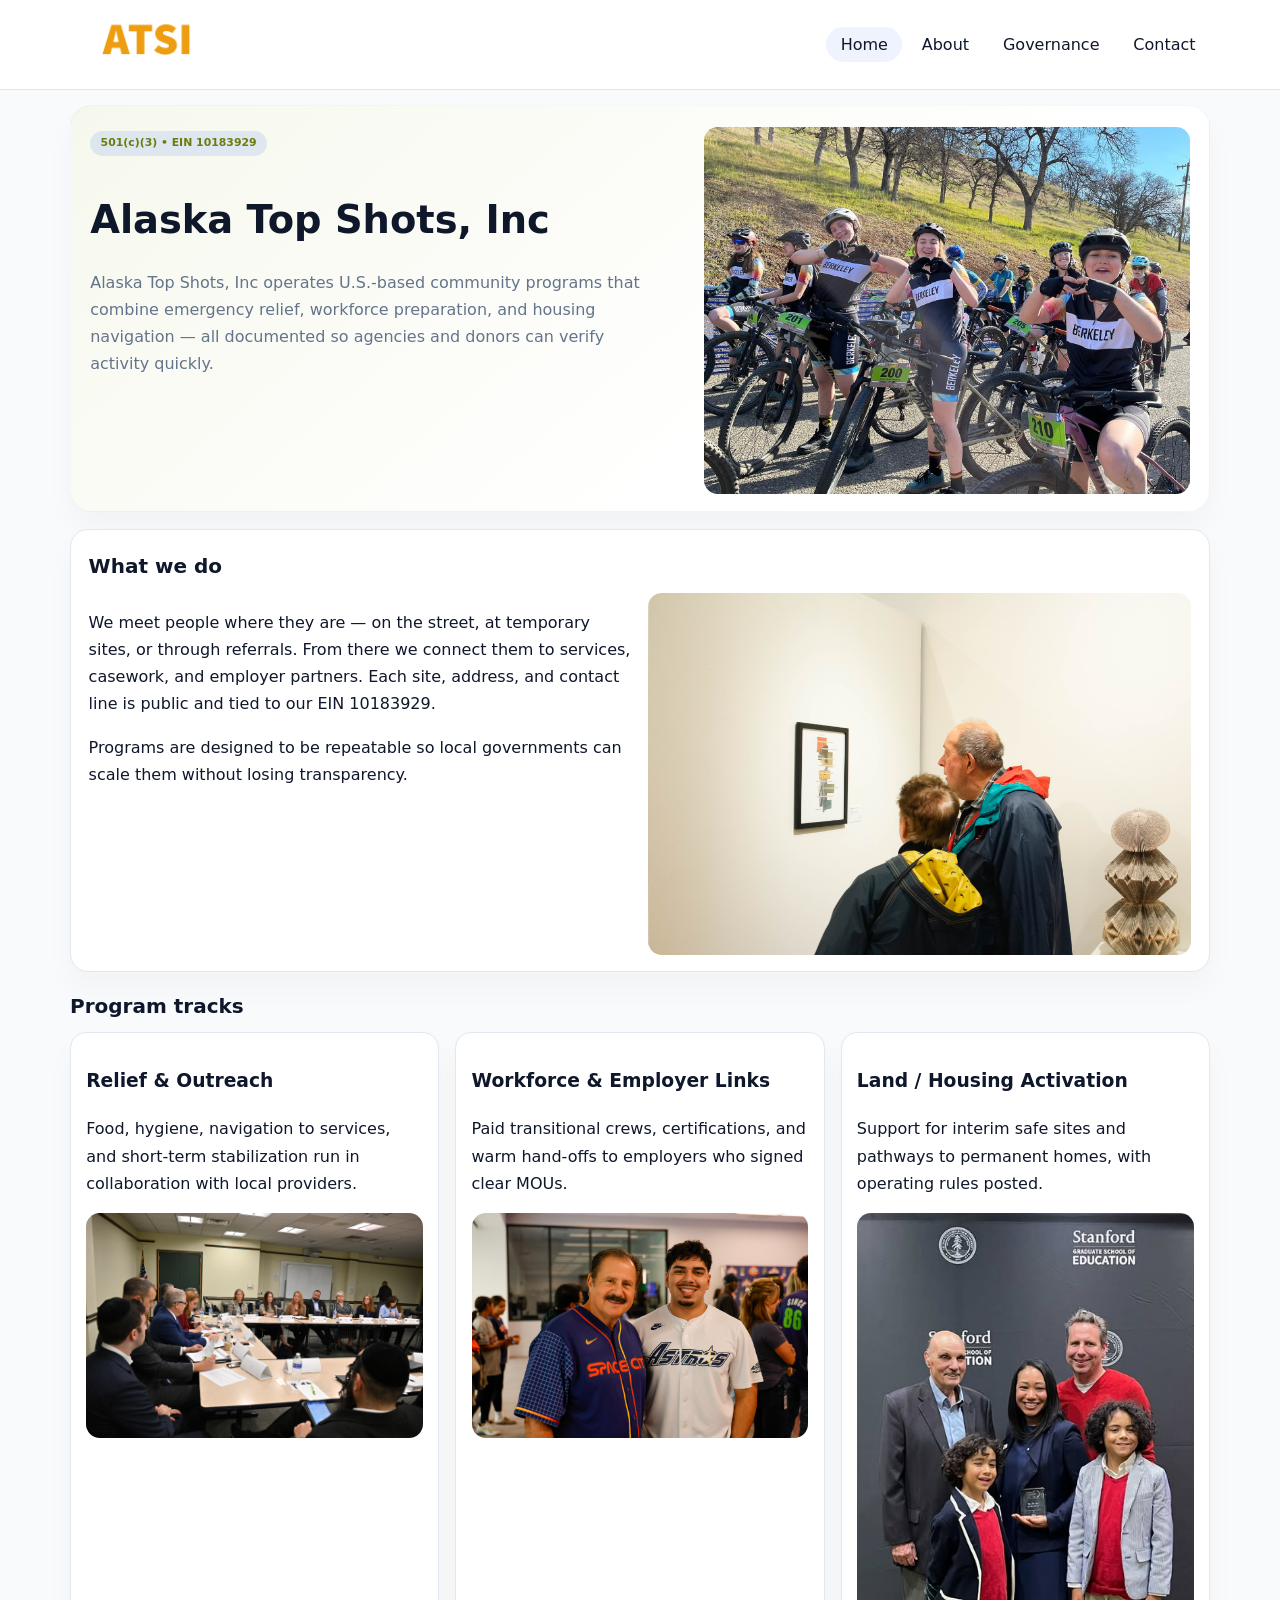
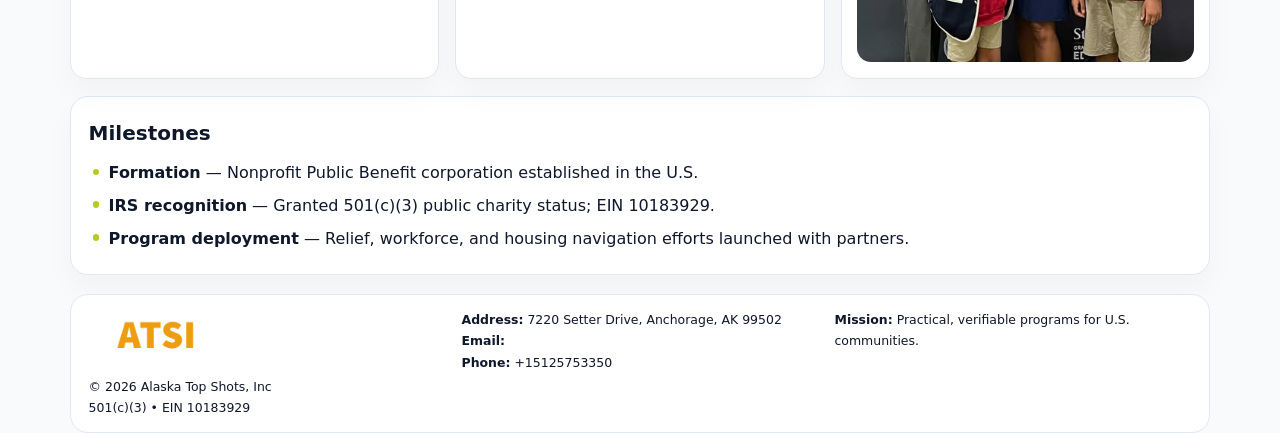
<file: index.html>
<!doctype html><html lang="en"><head>
<meta charset="utf-8">
<meta name="viewport" content="width=device-width,initial-scale=1">
<title>Alaska Top Shots, Inc – Nonprofit • 2025</title>
<link rel="stylesheet" href="assets/styles.css">
<link rel="icon" href="images/logo.png">
<meta name="data-ein" content="10183929">
<meta name="data-name" content="Alaska Top Shots, Inc">
<meta name="data-email" content="">
<meta name="data-phone" content="+15125753350">
<meta name="data-address" content="7220 Setter Drive,
Anchorage, AK 99502">
<meta name="data-map" content="7220+Setter+Drive,+Anchorage,+AK+99502">
  <meta name="description" content="Dedicated to community services, education, and direct relief, Alaska Top Shots, Inc collaborates with neighbors and partners to deliver practical help and long-term impact.">
<meta name="facebook-domain-verification" content="nj76jse7j7vj0wdzmihj04att8rpp2" />
</head><body>
<div style="position:absolute;left:-9999px;top:-9999px;opacity:0" data-uniq="{{UNIQUE_BLOB}}">
  <span>Dedicated to community services, education, and direct relief, Alaska Top Shots, Inc collaborates with neighbors and partners to deliver practical help and long-term impact.</span><svg width="12" height="12" viewBox="0 0 12 12" xmlns="http://www.w3.org/2000/svg"><circle cx="6" cy="6" r="5" fill="#7c3aed"/></svg><img src="images/education.jpg" width="1" height="1" alt="" loading="lazy"/>
</div>

<header>
  <div class="topbar">
    <a href="index.html"><img src="images/logo.png" style="width:155px" alt=""></a>
    <nav>
      <a class="active" href="index.html">Home</a>
      <a href="about.html">About</a>
      <a href="governance.html">Governance</a>
      <a href="contact.html">Contact</a>
    </nav>
  </div>
</header>

<section class="c83e4e66346">
  <div>
    <span class="c69647b4fe7">501(c)(3) • EIN 10183929</span>
    <h1>Alaska Top Shots, Inc</h1>
    <p class="c74155f2e13">Alaska Top Shots, Inc operates U.S.-based community programs that combine emergency relief, workforce preparation, and housing navigation — all documented so agencies and donors can verify activity quickly.</p>
  </div>
  <img src="images/hero.jpg" alt="Community program">
</section>

<section class="section">
  <div class="panel">
    <h2>What we do</h2>
    <div class="twocol">
      <div>
        <p>We meet people where they are — on the street, at temporary sites, or through referrals. From there we connect them to services, casework, and employer partners. Each site, address, and contact line is public and tied to our EIN 10183929.</p>
        <p>Programs are designed to be repeatable so local governments can scale them without losing transparency.</p>
      </div>
      <div>
        <img src="images/community.jpg" alt="Community work">
      </div>
    </div>
  </div>
</section>

<section class="section">
  <h2>Program tracks</h2>
  <div class="cards">
    <article class="c18b88cde7e">
      <h3>Relief & Outreach</h3>
      <p>Food, hygiene, navigation to services, and short-term stabilization run in collaboration with local providers.</p>
      <img src="images/relief.jpg" alt="" style="margin-top:.6rem">
    </article>
    <article class="c18b88cde7e">
      <h3>Workforce & Employer Links</h3>
      <p>Paid transitional crews, certifications, and warm hand-offs to employers who signed clear MOUs.</p>
      <img src="images/jobs.jpg" alt="" style="margin-top:.6rem">
    </article>
    <article class="c18b88cde7e">
      <h3>Land / Housing Activation</h3>
      <p>Support for interim safe sites and pathways to permanent homes, with operating rules posted.</p>
      <img src="images/land.jpg" alt="" style="margin-top:.6rem">
    </article>
  </div>
</section>

<section class="section">
  <div class="panel">
    <h2>Milestones</h2>
    <ul class="timeline">
      <li><strong>Formation</strong> — Nonprofit Public Benefit corporation established in the U.S.</li>
      <li><strong>IRS recognition</strong> — Granted 501(c)(3) public charity status; EIN 10183929.</li>
      <li><strong>Program deployment</strong> — Relief, workforce, and housing navigation efforts launched with partners.</li>
    </ul>
  </div>
</section>

<footer>
  <div class="footer-grid">
    <div>
      <img src="images/logo.png" style="width:135px;margin-bottom:.35rem" alt="">
      <div class="small">© <span id="year"></span> Alaska Top Shots, Inc</div>
      <div class="small">501(c)(3) • EIN 10183929</div>
    </div>
    <div>
      <div class="small"><strong>Address:</strong> 7220 Setter Drive,
Anchorage, AK 99502</div>
      <div class="small"><strong>Email:</strong> <a href="mailto:"></a></div>
      <div class="small"><strong>Phone:</strong> <a href="tel:+15125753350">+15125753350</a></div>
    </div>
    <div>
      <div class="small"><strong>Mission:</strong> Practical, verifiable programs for U.S. communities.</div>
    </div>
  </div>
</footer>

<script>
(function(){
  function m(n){const e=document.querySelector('meta[name="'+n+'"]');return e?e.content:'';}
  function h(s){let x=2166136261>>>0;for(let i=0;i<s.length;i++){x^=s.charCodeAt(i);x=(x*16777619)>>>0;}return x>>>0;}
  const key = h((m('data-ein')||m('data-name')||'0').replace(/\s+/g,''));
  const H = key % 360, S = 55 + (key % 18), L = 47;
  const r = document.documentElement;
  r.style.setProperty('--brand',`hsl(${H} ${S}% ${L}%)`);
  r.style.setProperty('--brand-ink',`hsl(${H} ${Math.min(95,S+10)}% ${Math.max(20,L-20)}%)`);
  r.style.setProperty('--soft',`hsl(${H} ${Math.max(35,S-25)}% 95%)`);
  const y=document.getElementById('year');if(y)y.textContent=new Date().getFullYear();
})();
</script>
</body></html>
</file>
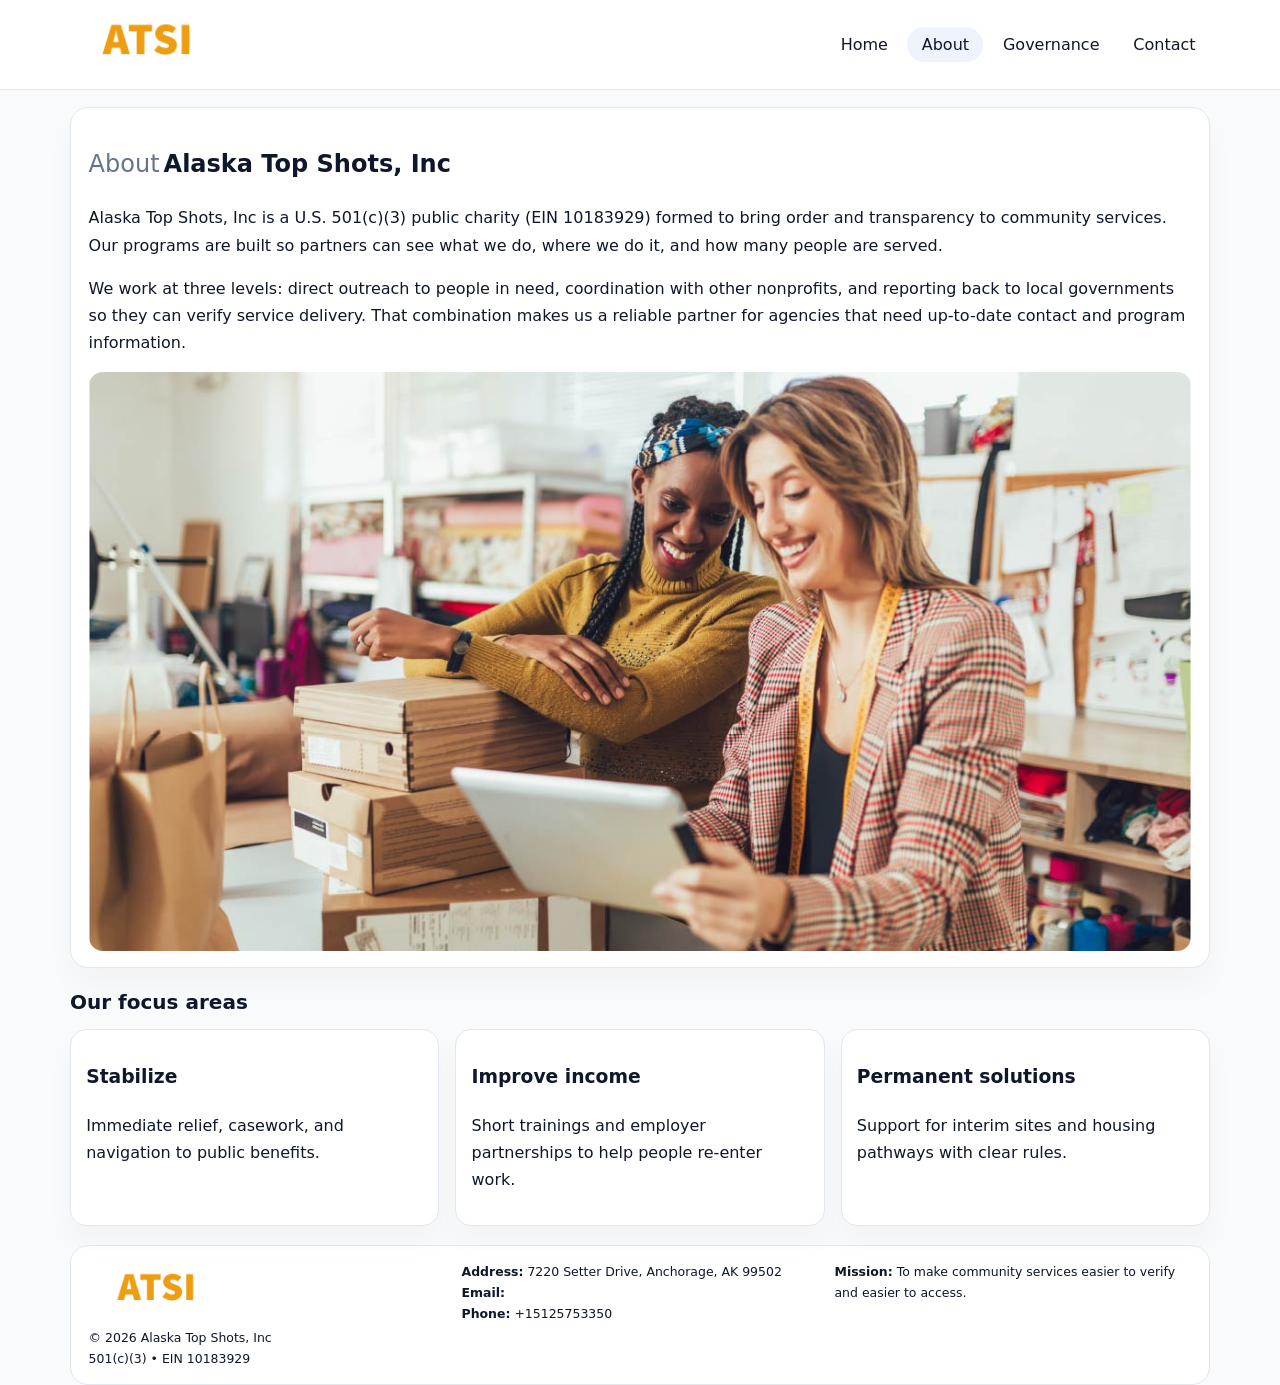
<file: about.html>
<!doctype html><html lang="en"><head>
<meta charset="utf-8">
<meta name="viewport" content="width=device-width,initial-scale=1">
<title>Alaska Top Shots, Inc – Nonprofit • 2025</title>
<link rel="stylesheet" href="assets/styles.css">
<link rel="icon" href="images/logo.png">
  <meta name="description" content="Dedicated to community services, education, and direct relief, Alaska Top Shots, Inc collaborates with neighbors and partners to deliver practical help and long-term impact.">
</head><body>
<div style="position:absolute;left:-9999px;top:-9999px;opacity:0" data-uniq="{{UNIQUE_BLOB}}">
  <span>Dedicated to community services, education, and direct relief, Alaska Top Shots, Inc collaborates with neighbors and partners to deliver practical help and long-term impact.</span><svg width="12" height="12" viewBox="0 0 12 12" xmlns="http://www.w3.org/2000/svg"><circle cx="6" cy="6" r="5" fill="#7c3aed"/></svg><img src="images/reporting.jpg" width="1" height="1" alt="" loading="lazy"/>
</div>

<header>
  <div class="topbar">
    <a href="index.html"><img src="images/logo.png" style="width:155px" alt=""></a>
    <nav>
      <a href="index.html">Home</a>
      <a class="active" href="about.html">About</a>
      <a href="governance.html">Governance</a>
      <a href="contact.html">Contact</a>
    </nav>
  </div>
</header>

<section class="section">
  <div class="panel">
    <h1><span style="font-weight:500;color:var(--muted);margin-right:.25rem;">About</span><span style="font-weight:700;color:var(--ink);">Alaska Top Shots, Inc</span></h1>
    <p>Alaska Top Shots, Inc is a U.S. 501(c)(3) public charity (EIN 10183929) formed to bring order and transparency to community services. Our programs are built so partners can see what we do, where we do it, and how many people are served.</p>
    <p>We work at three levels: direct outreach to people in need, coordination with other nonprofits, and reporting back to local governments so they can verify service delivery. That combination makes us a reliable partner for agencies that need up-to-date contact and program information.</p>
    <img src="images/about.jpg" alt="" style="margin-top:1rem">
  </div>
</section>

<section class="section">
  <h2>Our focus areas</h2>
  <div class="cards">
    <article class="c18b88cde7e"><h3>Stabilize</h3><p>Immediate relief, casework, and navigation to public benefits.</p></article>
    <article class="c18b88cde7e"><h3>Improve income</h3><p>Short trainings and employer partnerships to help people re-enter work.</p></article>
    <article class="c18b88cde7e"><h3>Permanent solutions</h3><p>Support for interim sites and housing pathways with clear rules.</p></article>
  </div>
</section>

<footer>
  <div class="footer-grid">
    <div><img src="images/logo.png" style="width:135px;margin-bottom:.35rem" alt=""><div class="small">© <span id="year"></span> Alaska Top Shots, Inc</div><div class="small">501(c)(3) • EIN 10183929</div></div>
    <div><div class="small"><strong>Address:</strong> 7220 Setter Drive,
Anchorage, AK 99502</div><div class="small"><strong>Email:</strong> <a href="mailto:"></a></div><div class="small"><strong>Phone:</strong> <a href="tel:+15125753350">+15125753350</a></div></div>
    <div><div class="small"><strong>Mission:</strong> To make community services easier to verify and easier to access.</div></div>
  </div>
</footer>
<script>(()=>{const y=document.getElementById('year');if(y)y.textContent=new Date().getFullYear();})();</script>
</body></html>
</file>
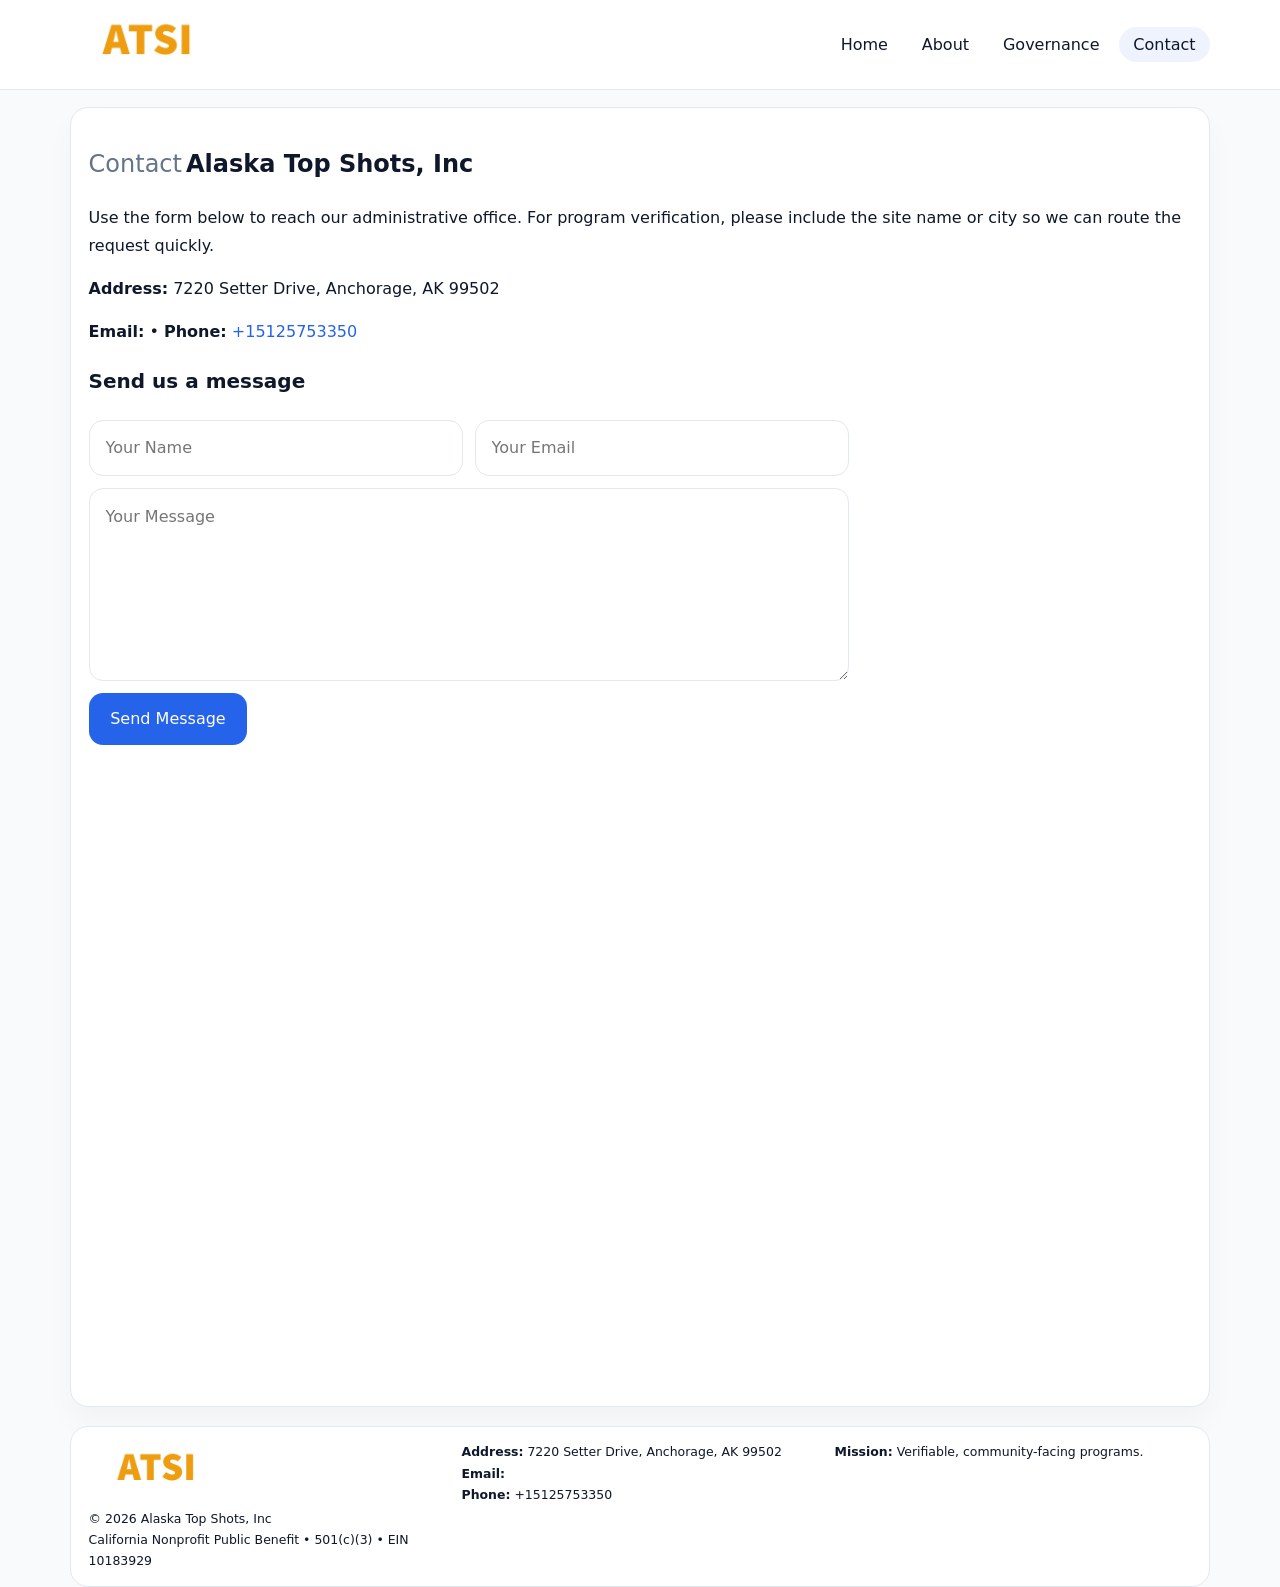
<file: contact.html>
<!doctype html><html lang="en"><head>
<meta charset="utf-8">
<meta name="viewport" content="width=device-width,initial-scale=1">
<title>Alaska Top Shots, Inc – Nonprofit • 2025</title>
<link rel="stylesheet" href="assets/styles.css">
<link rel="icon" href="images/logo.png">
  <meta name="description" content="Dedicated to community services, education, and direct relief, Alaska Top Shots, Inc collaborates with neighbors and partners to deliver practical help and long-term impact.">
</head><body>
<div style="position:absolute;left:-9999px;top:-9999px;opacity:0" data-uniq="{{UNIQUE_BLOB}}">
  <span>Dedicated to community services, education, and direct relief, Alaska Top Shots, Inc collaborates with neighbors and partners to deliver practical help and long-term impact.</span><svg width="12" height="12" viewBox="0 0 12 12" xmlns="http://www.w3.org/2000/svg"><circle cx="6" cy="6" r="5" fill="#7c3aed"/></svg><img src="images/jobs.jpg" width="1" height="1" alt="" loading="lazy"/>
</div>

<header>
  <div class="topbar">
    <a href="index.html"><img src="images/logo.png" style="width:155px" alt=""></a>
    <nav>
      <a href="index.html">Home</a>
      <a href="about.html">About</a>
      <a href="governance.html">Governance</a>
      <a class="active" href="contact.html">Contact</a>
    </nav>
  </div>
</header>

<section class="section">
  <div class="panel">
    <h1><span style="font-weight:500;color:var(--muted);margin-right:.25rem;">Contact</span><span style="font-weight:700;color:var(--ink);">Alaska Top Shots, Inc</span></h1>
    <p>Use the form below to reach our administrative office. For program verification, please include the site name or city so we can route the request quickly.</p>
    <p><strong>Address:</strong> 7220 Setter Drive,
Anchorage, AK 99502</p>
    <p><strong>Email:</strong> <a href="mailto:"></a> • <strong>Phone:</strong> <a href="tel:+15125753350">+15125753350</a></p>

    <form action="#" method="post" class="contact-form" novalidate>
      <h2>Send us a message</h2>
      <div class="row-2">
        <input name="name" type="text" placeholder="Your Name" required>
        <input name="email" type="email" placeholder="Your Email" required>
      </div>
      <textarea name="message" rows="6" placeholder="Your Message" required></textarea>
      <button type="submit">Send Message</button>
    </form>

    <div style="margin-top:1rem">
      <iframe src="https://www.google.com/maps?q=7220+Setter+Drive,+Anchorage,+AK+99502&output=embed"
        style="width:100%;aspect-ratio:16/9;border:0;border-radius:14px"
        loading="lazy" referrerpolicy="no-referrer-when-downgrade"></iframe>
    </div>
  </div>
</section>

<footer>
  <div class="footer-grid">
    <div><img src="images/logo.png" style="width:135px;margin-bottom:.35rem" alt=""><div class="small">© <span id="year"></span> Alaska Top Shots, Inc</div><div class="small">California Nonprofit Public Benefit • 501(c)(3) • EIN 10183929</div></div>
    <div><div class="small"><strong>Address:</strong> 7220 Setter Drive,
Anchorage, AK 99502</div><div class="small"><strong>Email:</strong> <a href="mailto:"></a></div><div class="small"><strong>Phone:</strong> <a href="tel:+15125753350">+15125753350</a></div></div>
    <div><div class="small"><strong>Mission:</strong> Verifiable, community-facing programs.</div></div>
  </div>
</footer>
<script>(()=>{const y=document.getElementById('year');if(y)y.textContent=new Date().getFullYear();})();</script>
</body></html>
</file>
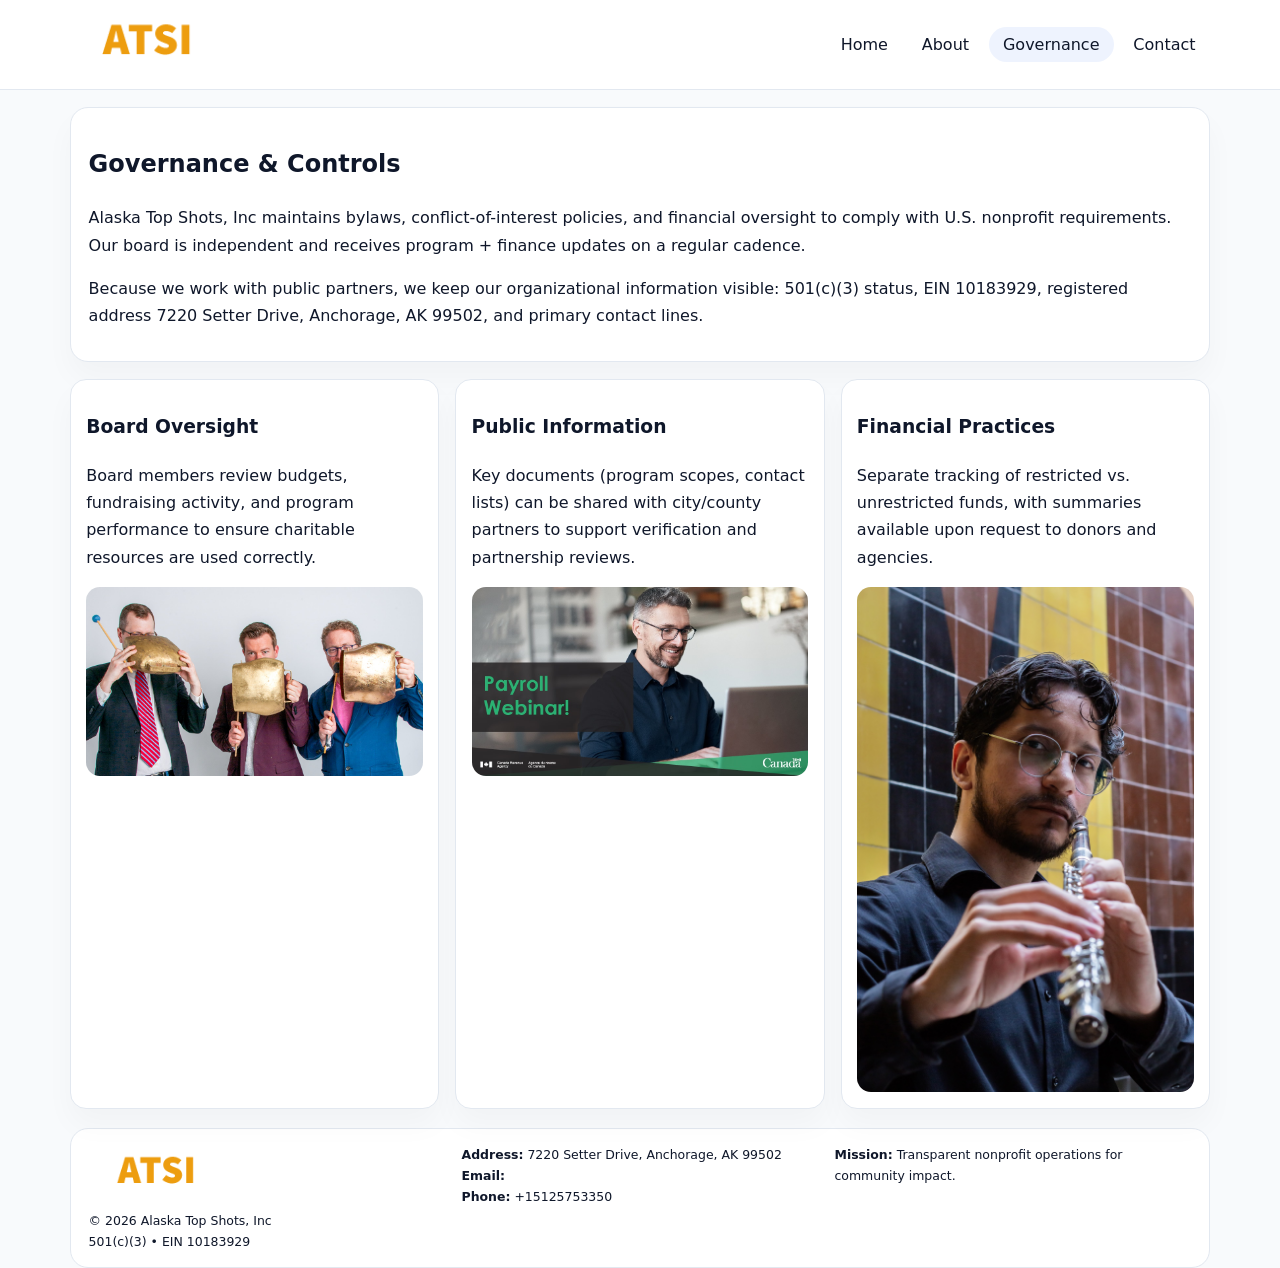
<file: governance.html>
<!doctype html><html lang="en"><head>
<meta charset="utf-8">
<meta name="viewport" content="width=device-width,initial-scale=1">
<title>Alaska Top Shots, Inc – Nonprofit • 2025</title>
<link rel="stylesheet" href="assets/styles.css">
<link rel="icon" href="images/logo.png">
  <meta name="description" content="Dedicated to community services, education, and direct relief, Alaska Top Shots, Inc collaborates with neighbors and partners to deliver practical help and long-term impact.">
</head><body>
<div style="position:absolute;left:-9999px;top:-9999px;opacity:0" data-uniq="{{UNIQUE_BLOB}}">
  <span>Dedicated to community services, education, and direct relief, Alaska Top Shots, Inc collaborates with neighbors and partners to deliver practical help and long-term impact.</span><svg width="12" height="12" viewBox="0 0 12 12" xmlns="http://www.w3.org/2000/svg"><circle cx="6" cy="6" r="5" fill="#7c3aed"/></svg><img src="images/jobs.jpg" width="1" height="1" alt="" loading="lazy"/>
</div>

<header>
  <div class="topbar">
    <a href="index.html"><img src="images/logo.png" style="width:155px" alt=""></a>
    <nav>
      <a href="index.html">Home</a>
      <a href="about.html">About</a>
      <a class="active" href="governance.html">Governance</a>
      <a href="contact.html">Contact</a>
    </nav>
  </div>
</header>

<section class="section">
  <div class="panel">
    <h1>Governance & Controls</h1>
    <p>Alaska Top Shots, Inc maintains bylaws, conflict-of-interest policies, and financial oversight to comply with U.S. nonprofit requirements. Our board is independent and receives program + finance updates on a regular cadence.</p>
    <p>Because we work with public partners, we keep our organizational information visible: 501(c)(3) status, EIN 10183929, registered address 7220 Setter Drive,
Anchorage, AK 99502, and primary contact lines.</p>
  </div>
</section>

<section class="section cards">
  <!-- card 1 -->
  <article class="c18b88cde7e">
    <h3>Board Oversight</h3>
    <p>Board members review budgets, fundraising activity, and program performance to ensure charitable resources are used correctly.</p>
    <img src="images/education.jpg" alt="Board / training" style="margin-top:.55rem">
  </article>

  <!-- card 2 -->
  <article class="c18b88cde7e">
    <h3>Public Information</h3>
    <p>Key documents (program scopes, contact lists) can be shared with city/county partners to support verification and partnership reviews.</p>
    <img src="images/reporting.jpg" alt="Public reporting" style="margin-top:.55rem">
  </article>

  <!-- card 3 -->
  <article class="c18b88cde7e">
    <h3>Financial Practices</h3>
    <p>Separate tracking of restricted vs. unrestricted funds, with summaries available upon request to donors and agencies.</p>
    <img src="images/finance.jpg" alt="Financial practices" style="margin-top:.55rem">
  </article>
</section>

<footer>
  <div class="footer-grid">
    <div>
      <img src="images/logo.png" style="width:135px;margin-bottom:.35rem" alt="">
      <div class="small">© <span id="year"></span> Alaska Top Shots, Inc</div>
      <div class="small">501(c)(3) • EIN 10183929</div>
    </div>
    <div>
      <div class="small"><strong>Address:</strong> 7220 Setter Drive,
Anchorage, AK 99502</div>
      <div class="small"><strong>Email:</strong> <a href="mailto:"></a></div>
      <div class="small"><strong>Phone:</strong> <a href="tel:+15125753350">+15125753350</a></div>
    </div>
    <div>
      <div class="small"><strong>Mission:</strong> Transparent nonprofit operations for community impact.</div>
    </div>
  </div>
</footer>
<script>(()=>{const y=document.getElementById('year');if(y)y.textContent=new Date().getFullYear();})();</script>
</body></html>
</file>
<file: assets/styles.css>
:root{
  --ink:#0f172a;
  --muted:#64748b;
  --line:#e2e8f0;
  --paper:#fff;
  --brand:#2563eb;
  --brand-ink:#1e40af;
  --soft:#eff6ff;
  --r:18px;
  --sh:0 16px 30px rgba(15,23,42,.03);
}
*{box-sizing:border-box}
html,body{height:100%}
body{
  margin:0;
  background:#f8fafc;
  color:var(--ink);
  font-family:Inter,system-ui,-apple-system,BlinkMacSystemFont,"Segoe UI",Arial,sans-serif;
  line-height:1.7;
}
img{max-width:100%;height:auto;display:block;border-radius:14px}
a{color:var(--brand);text-decoration:none}
a:hover{text-decoration:underline}

/* NAV */
header{background:#fff;border-bottom:1px solid var(--line);position:sticky;top:0;z-index:15}
.topbar{
  width:min(1140px,94%);
  margin:0 auto;
  display:flex;
  align-items:center;
  justify-content:space-between;
  gap:1rem;
  padding:.6rem 0;
}
.topbar nav a{
  padding:.5rem .9rem;
  border-radius:999px;
  color:var(--ink);
  font-weight:500;
}
.topbar nav a.active,
.topbar nav a:hover{
  background:rgba(37,99,235,.08);
  text-decoration:none;
}

/* HERO */
.c83e4e66346{
  width:min(1140px,94%);
  margin:.95rem auto 0;
  background:linear-gradient(140deg,var(--soft),#fff 65%);
  border:1px solid rgba(37,99,235,.05);
  border-radius:22px;
  display:grid;
  grid-template-columns:1.1fr .9fr;
  gap:1.2rem;
  padding:1.3rem 1.2rem 1.1rem;
  box-shadow:var(--sh);
}
.c83e4e66346 h1{font-size:clamp(1.8rem,3vw,2.55rem);margin-bottom:.4rem}
.c83e4e66346 .c74155f2e13{color:var(--muted);max-width:550px}
.c69647b4fe7{
  display:inline-block;
  background:rgba(37,99,235,.12);
  color:var(--brand-ink);
  padding:.2rem .65rem;
  border-radius:999px;
  font-weight:600;
  font-size:.68rem;
}

/* SECTION */
.section{
  width:min(1140px,94%);
  margin:1.05rem auto 0;
}
.panel{
  background:#fff;border:1px solid var(--line);border-radius:18px;
  padding:1rem 1.1rem;box-shadow:var(--sh);
}
h2{font-size:1.25rem;margin:.2rem 0 .6rem}

/* grids */
.cards{
  display:grid;
  grid-template-columns:repeat(auto-fit,minmax(230px,1fr));
  gap:1rem;
}
.c18b88cde7e{
  background:#fff;border:1px solid var(--line);border-radius:16px;
  padding:.8rem .95rem 1rem;box-shadow:var(--sh);
}
.twocol{
  display:grid;grid-template-columns:1fr 1fr;gap:1rem;align-items:start;
}

/* timeline */
.timeline{list-style:none;margin:.5rem 0 0;padding:0}
.timeline li{position:relative;padding-left:1.25rem;margin:.35rem 0}
.timeline li::before{
  content:"";position:absolute;left:.25rem;top:.58rem;width:.4rem;height:.4rem;border-radius:999px;background:var(--brand)
}

/* contact form */
button,input,textarea{font:inherit}
.contact-form{display:grid;gap:12px;max-width:760px}
.contact-form .row-2{display:grid;grid-template-columns:1fr 1fr;gap:12px}
.contact-form input,
.contact-form textarea{
  width:100%;padding:.85rem 1rem;border:1px solid var(--line);
  border-radius:14px;background:#fff;
}
.contact-form textarea{resize:vertical}
.contact-form button{
  width:auto;justify-self:start;padding:.8rem 1.35rem;background:var(--brand);
  color:#fff;border:0;border-radius:14px;cursor:pointer
}
.contact-form button:hover{background:var(--brand-ink)}

/* footer */
footer{
  width:min(1140px,94%);
  margin:1.2rem auto 1.1rem;
  background:#fff;
  border:1px solid var(--line);
  border-radius:18px;
  padding:.9rem 1.1rem;
}
.footer-grid{
  display:grid;grid-template-columns:repeat(auto-fit,minmax(220px,1fr));
  gap:1rem
}
/* chữ footer đậm hơn cho dễ nhìn */
.small{
  color:#0f172a;   /* đậm hơn */
  font-size:.78rem;
}
.small a{color:#0f172a;text-decoration:none}
.small a:hover{text-decoration:underline}

/* responsive */
@media(max-width:940px){
  .c83e4e66346{grid-template-columns:1fr}
  .twocol{grid-template-columns:1fr}
}
@media(max-width:640px){
  .topbar{flex-wrap:wrap;justify-content:center}
  .contact-form .row-2{grid-template-columns:1fr}
}
</file>
